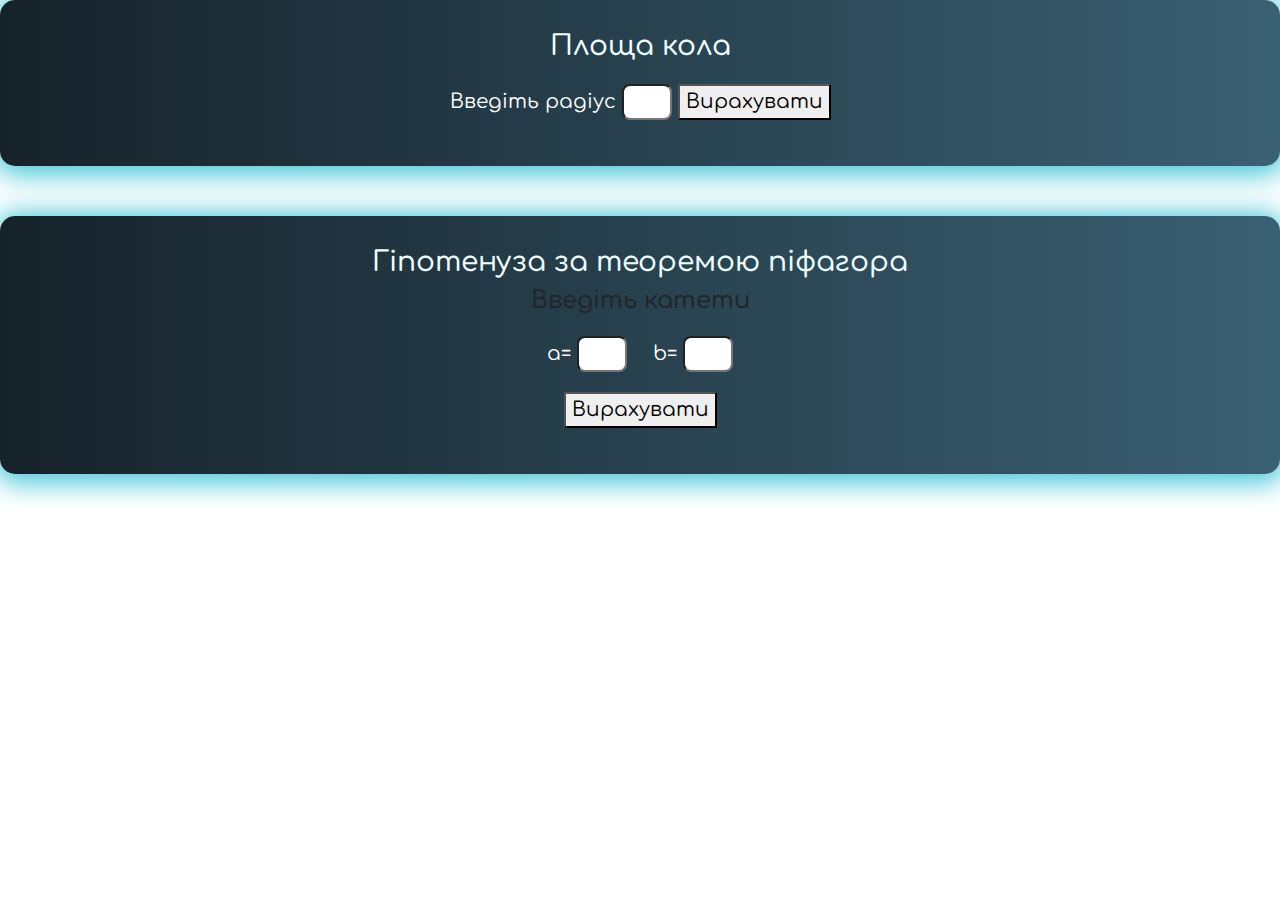
<file: index.html>
<!DOCTYPE html>
<html lang="en">
  <head>
    <!-- Required meta tags -->
    <meta charset="utf-8" />
    <meta
      name="viewport"
      content="width=device-width, initial-scale=1, shrink-to-fit=no"
    />

    <!-- Bootstrap CSS -->
    <link
      rel="stylesheet"
      href="https://stackpath.bootstrapcdn.com/bootstrap/4.3.1/css/bootstrap.min.css"
      integrity="sha384-ggOyR0iXCbMQv3Xipma34MD+dH/1fQ784/j6cY/iJTQUOhcWr7x9JvoRxT2MZw1T"
      crossorigin="anonymous"
    />

    <link rel="stylesheet" href="style.css" />

    <title>Math tasks</title>
  </head>
  <body>
    <section class="circle-section shadow-section">
      <h3 class="text-center section-title">Площа кола</h3>
      <div class="text-center section-items mt-20">
        <span class="text-white input-desc">Введіть радіус</span>
        <input type="text" name="circleRadius" id="radius" />
        <button id="calc_btn">Вирахувати</button>
      </div>
      <p class="text-center text-white" id="result"></p>
    </section>

    <section class="hipoten-section mt-50 shadow-section">
      <h3 class="text-center section-title">Гіпотенуза за теоремою піфагора</h3>
      <h4 class="text-center">Введіть катети</h4>

      <div class="text-center section-items mt-20">
        <span class="text-white input-desc">a=</span>
        <input class="mr-20" type="text" name="katetA" id="kat_A" />
        <span class="text-white input-desc">b=</span>
        <input type="text" name="katetA" id="kat_B" />
        <br />
        <button class="mt-20" id="calc_btn">Вирахувати</button>
      </div>

      <p class="text-center text-white" id="result"></p>
    </section>

    <!-- Optional JavaScript -->
    <!-- jQuery first, then Popper.js, then Bootstrap JS -->
    <script
      src="https://code.jquery.com/jquery-3.3.1.slim.min.js"
      integrity="sha384-q8i/X+965DzO0rT7abK41JStQIAqVgRVzpbzo5smXKp4YfRvH+8abtTE1Pi6jizo"
      crossorigin="anonymous"
    ></script>
    <script
      src="https://cdnjs.cloudflare.com/ajax/libs/popper.js/1.14.7/umd/popper.min.js"
      integrity="sha384-UO2eT0CpHqdSJQ6hJty5KVphtPhzWj9WO1clHTMGa3JDZwrnQq4sF86dIHNDz0W1"
      crossorigin="anonymous"
    ></script>
    <script
      src="https://stackpath.bootstrapcdn.com/bootstrap/4.3.1/js/bootstrap.min.js"
      integrity="sha384-JjSmVgyd0p3pXB1rRibZUAYoIIy6OrQ6VrjIEaFf/nJGzIxFDsf4x0xIM+B07jRM"
      crossorigin="anonymous"
    ></script>
    <script src="app.js"></script>
  </body>
</html>
</file>
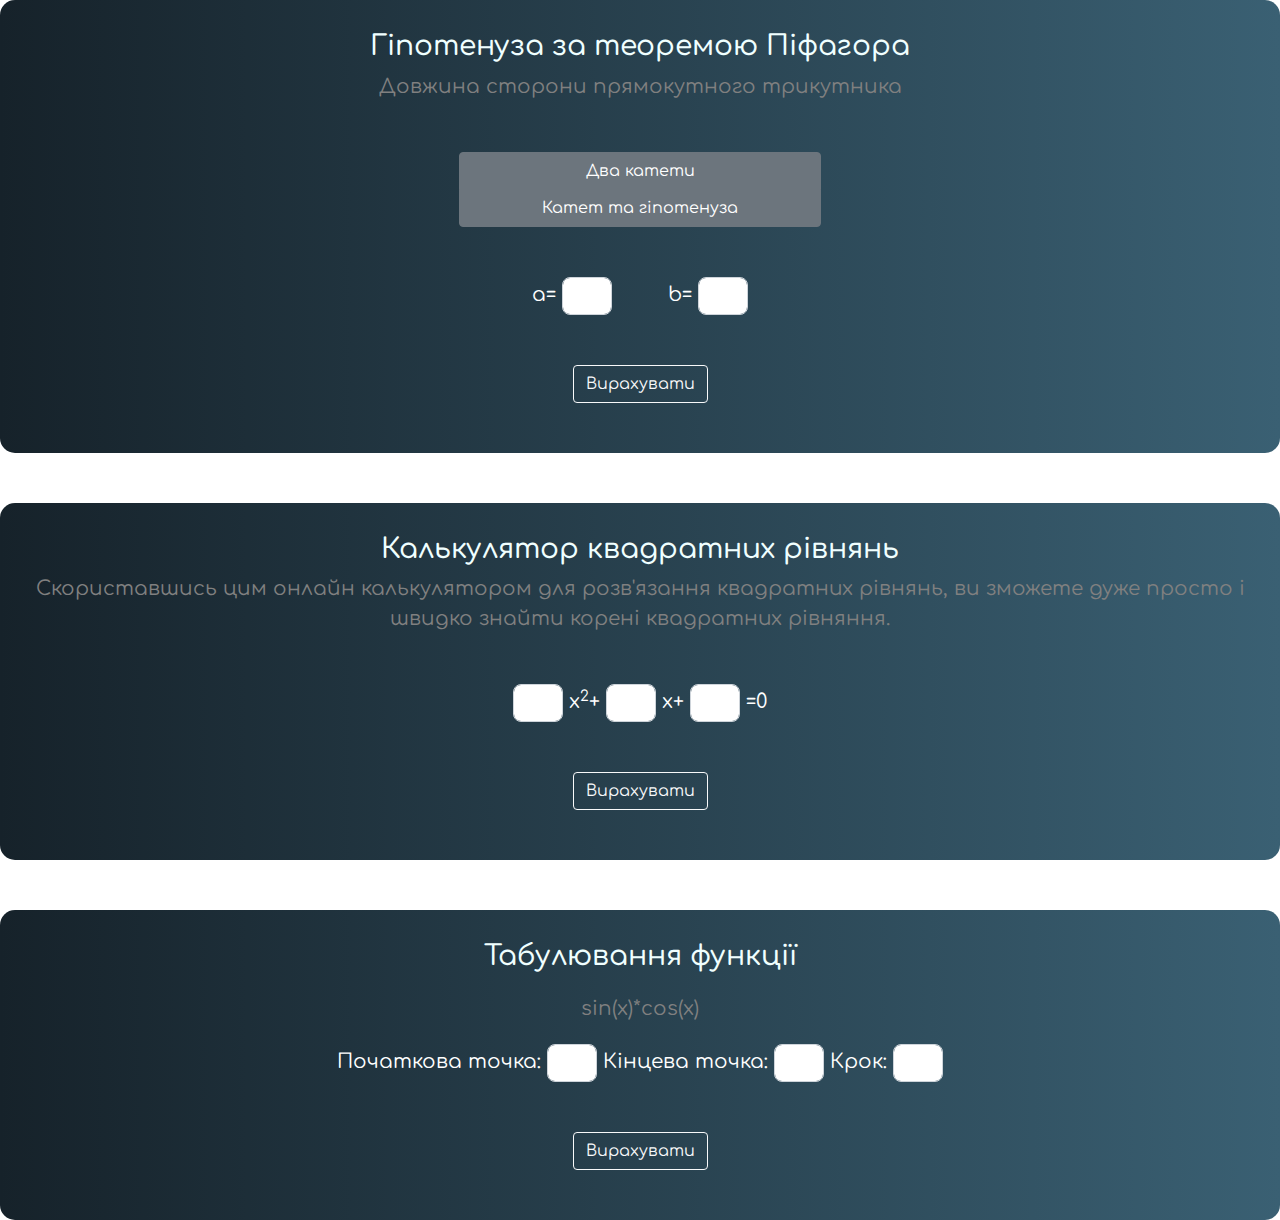
<file: lab_second.html>
<!DOCTYPE html>
<html lang="en">
  <head>
    <!-- Required meta tags -->
    <meta charset="utf-8" />
    <meta
      name="viewport"
      content="width=device-width, initial-scale=1, shrink-to-fit=no"
    />

    <!-- Bootstrap CSS -->
    <link
      rel="stylesheet"
      href="https://stackpath.bootstrapcdn.com/bootstrap/4.3.1/css/bootstrap.min.css"
      integrity="sha384-ggOyR0iXCbMQv3Xipma34MD+dH/1fQ784/j6cY/iJTQUOhcWr7x9JvoRxT2MZw1T"
      crossorigin="anonymous"
    />
    <link rel="stylesheet" href="style.css" />
    <title>Калькулятор онлайн</title>
  </head>
  <body>
    <section class="hipoten-section blue-shadow">
      <h3 class="text-center section-title">Гіпотенуза за теоремою Піфагора</h3>
      <p class="section-description text-center">
        Довжина сторони прямокутного трикутника
      </p>
      <div
        class="btn-group-vertical hipoten-section-btns mx-auto mt-50"
        role="group"
        aria-label="Basic example"
      >
        <button
          type="button"
          id="two_catets_btn"
          class="btn btn-secondary gradient-first"
          onclick="change_method_click(this.id)"
        >
          Два катети
        </button>
        <button
          type="button"
          id="catet_and_hipotenuse_btn"
          class="btn btn-secondary gradient-first"
          onclick="change_method_click(this.id)"
        >
          Катет та гіпотенуза
        </button>
      </div>

      <div class="text-center section-items mt-50 mb-50">
        <span id="first_desc" class="text-white input-desc">a=</span>
        <input
          class="d-inline-block form-control mr-50"
          type="text"
          name="katetA"
          id="kat_A"
        />
        <span id="second_desc" class="text-white input-desc">b=</span>
        <input class="d-inline-block form-control" type="text" name="katetA" id="kat_B" />
        <br />
      </div>
      <button type="button" class="btn btn-outline-light d-block mx-auto" id="calc_btn">
        Вирахувати
      </button>
      <p class="text-center text-white mt-20" id="result"></p>
    </section>

    <section class="quadratic-section mt-50 blue-shadow">
      <h3 class="text-center section-title">Калькулятор квадратних рівнянь</h3>
      <p class="section-description text-center">
        Скориставшись цим онлайн калькулятором для розв'язання квадратних рівнянь, ви
        зможете дуже просто і швидко знайти корені квадратних рівняння.
      </p>
      <div class="section-items text-center mt-50 mb-50">
        <input id="a_val" class="d-inline-block form-control" type="text" name="aVal" />
        <span class="text-white">x<sup>2</sup>+</span>
        <input id="b_val" class="d-inline-block form-control" type="text" name="bVal" />
        <span class="text-white">x+</span>
        <input id="c_val" class="d-inline-block form-control" type="text" name="cVal" />
        <span class="text-white">=0</span>
      </div>
      <button type="button" class="btn btn-outline-light d-block mx-auto" id="calc_btn">
        Вирахувати
      </button>
      <p class="text-center text-white mt-20" id="result"></p>
    </section>

    <section class="tabulation-section mt-50 blue-shadow">
      <h3 class="text-center section-title">Табулювання функції</h3>
      <p class="section-description text-center mt-20">
        sin(x)*cos(x)
      </p>
      <div class="section-items text-center mt-20 mb-20">
        <span class="text-white">Початкова точка: </span>
        <input id="a_val" class="d-inline-block form-control" type="text" name="aVal" />
        <span class="text-white">Кінцева точка: </span>
        <input id="b_val" class="d-inline-block form-control" type="text" name="bVal" />
        <span class="text-white">Крок: </span>
        <input id="h_val" class="d-inline-block form-control" type="text" name="hVal" />
      </div>
      <button
        type="button"
        class="btn btn-outline-light d-block mx-auto mt-50"
        id="calc_btn"
      >
        Вирахувати
      </button>
      <p class="text-center text-white mt-20" id="result"></p>
    </section>

    <!-- Optional JavaScript -->
    <!-- jQuery first, then Popper.js, then Bootstrap JS -->
    <script
      src="https://code.jquery.com/jquery-3.3.1.slim.min.js"
      integrity="sha384-q8i/X+965DzO0rT7abK41JStQIAqVgRVzpbzo5smXKp4YfRvH+8abtTE1Pi6jizo"
      crossorigin="anonymous"
    ></script>
    <script
      src="https://cdnjs.cloudflare.com/ajax/libs/popper.js/1.14.7/umd/popper.min.js"
      integrity="sha384-UO2eT0CpHqdSJQ6hJty5KVphtPhzWj9WO1clHTMGa3JDZwrnQq4sF86dIHNDz0W1"
      crossorigin="anonymous"
    ></script>
    <script
      src="https://stackpath.bootstrapcdn.com/bootstrap/4.3.1/js/bootstrap.min.js"
      integrity="sha384-JjSmVgyd0p3pXB1rRibZUAYoIIy6OrQ6VrjIEaFf/nJGzIxFDsf4x0xIM+B07jRM"
      crossorigin="anonymous"
    ></script>
    <script src="app_second.js"></script>
  </body>
</html>
</file>
<file: style.css>
@import url('https://fonts.googleapis.com/css2?family=Comfortaa:wght@300;400;500;600;700&display=swap');
/* =========MARGINS======== */

.mt-100 {
  margin-top: 100px;
}

.mt-50 {
  margin-top: 50px;
}

.mt-20 {
  margin-top: 20px;
}

.mb-100 {
  margin-bottom: 100px;
}

.mb-50 {
  margin-bottom: 50px;
}

.mb-20 {
  margin-bottom: 20px;
}

.ml-100 {
  margin-left: 100px;
}

.ml-50 {
  margin-left: 50px;
}

.ml-20 {
  margin-left: 20px;
}

.mr-100 {
  margin-right: 100px;
}

.mr-50 {
  margin-right: 50px;
}

.mr-20 {
  margin-right: 20px;
}

/* =========MARGINS======== */

/* =========FONR-WEIGHTS======== */

.w-light {
  font-weight: 300;
}
.w-regular {
  font-weight: 400;
}
.w-medium {
  font-weight: 500;
}
.w-semibold {
  font-weight: 600;
}
.w-bold {
  font-weight: 700;
}
.w-extrabold {
  font-weight: 800;
}
.w-black {
  font-weight: 900;
}
/* =========FONR-WEIGHTS======== */

body{
  font-family: 'Comfortaa', cursive;
}

/* =========JOINT STYLE========= */

.shadow-section {
  box-shadow: 0px 3px 28px 5px rgb(58, 196, 214);
}

.shadow-item {
  box-shadow: 0px 8px 17px 4px rgba(107, 196, 255, 1);
}

.btn-first-style {
  z-index: 1;
  border: none;
  position: relative;
  background: linear-gradient(to right, #3f6272, #325464);
  transition: all 0.25s ease;
}
.btn-first-style::before {
  content: "";
  z-index: -1;
  position: absolute;
  display: block;
  width: 100%;
  height: 100%;
  top: 0;
  left: 0;
  background: linear-gradient(to left, #536976, #3a5b68);
  border-radius: inherit;
  opacity: 0;
  transition: opacity 1.5s;
}
.btn-first-style:hover::before {
  opacity: 1;
  transition: opacity 1.5s;
}

/* =========JOINT STYLE========= */

/* =========SECTION======== */
section {
  padding: 30px;
  border-radius: 15px;
  background: linear-gradient(to right, #16222a, #3a6073);
}
.section-title {
  color: azure;
}
.section-description {
  color: gray;
  font-size: 20px;
}

.section-items{
  font-size: 20px;
}

.section-items input {
  width: 50px;
  border-radius: 8px;
}

/* =========SECTION======== */

.hipoten-section-btns {
  width: max-content;
  display: block;
}
</file>
